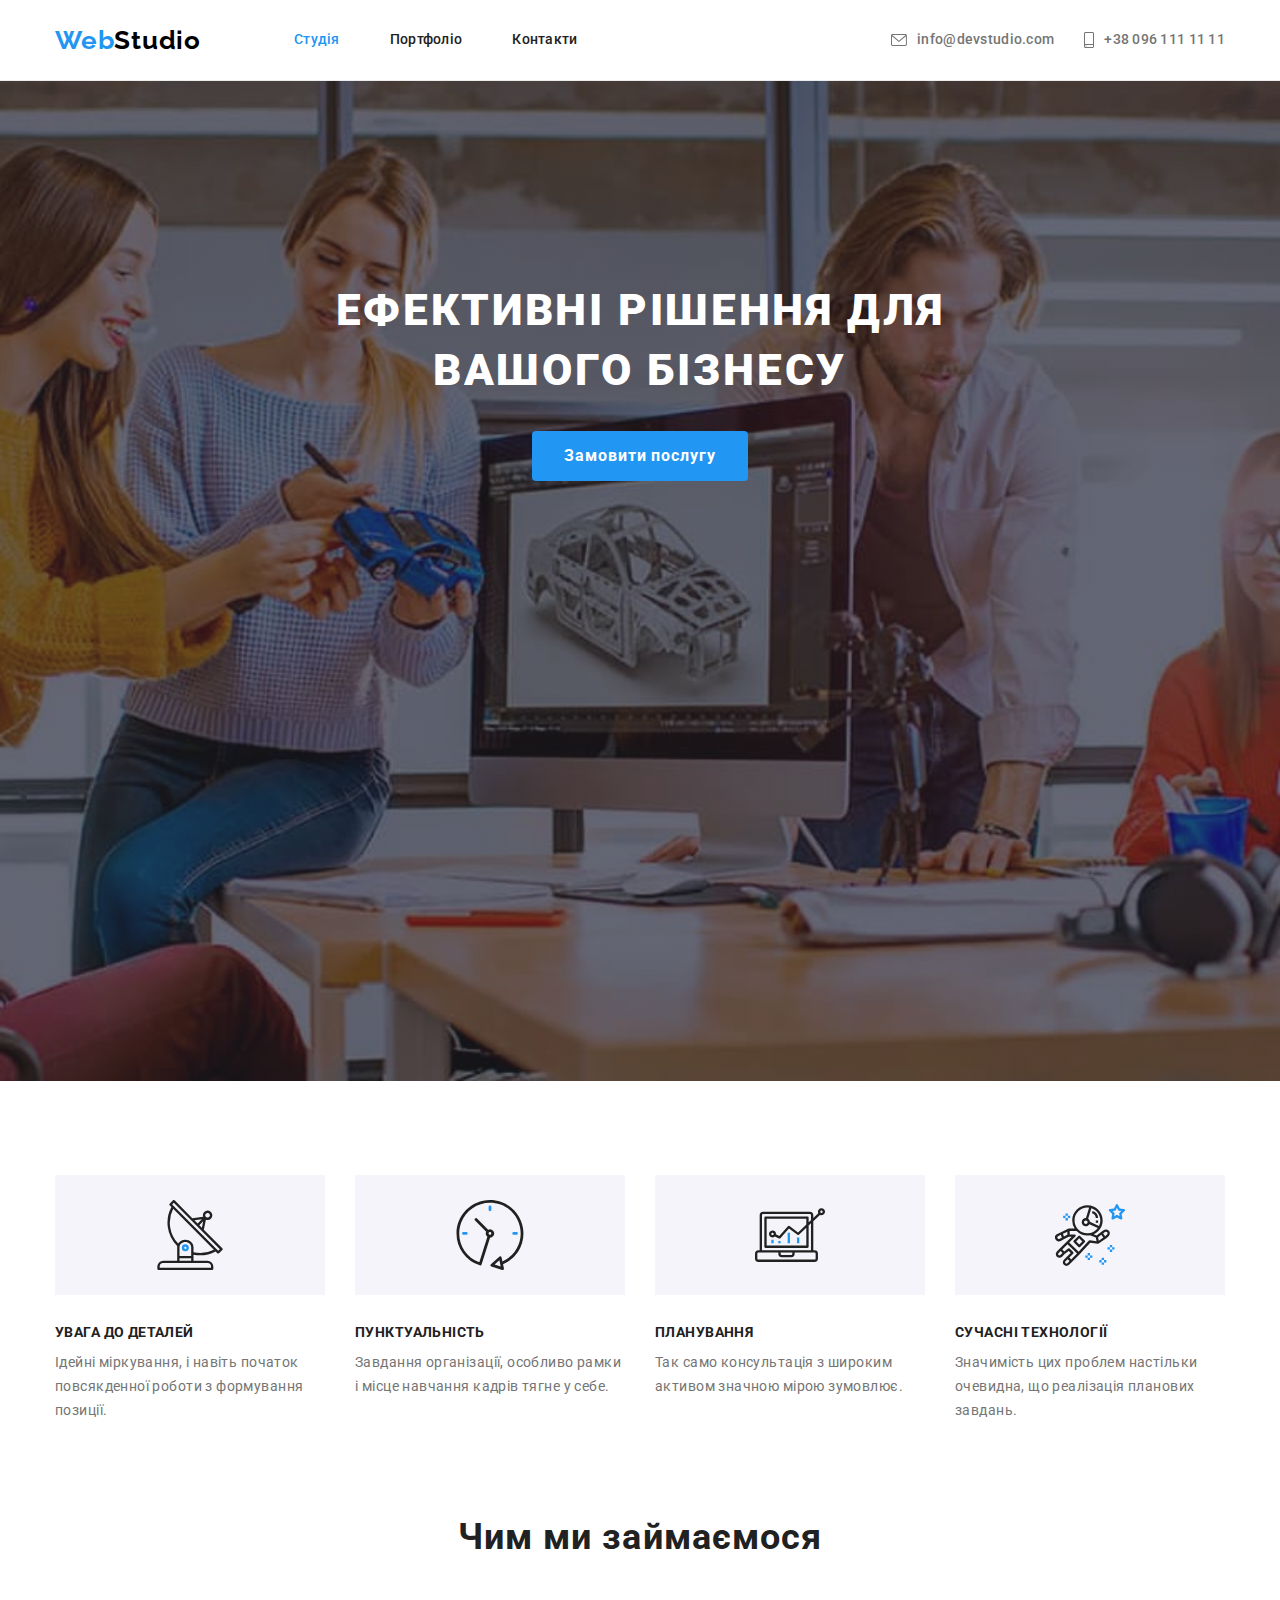
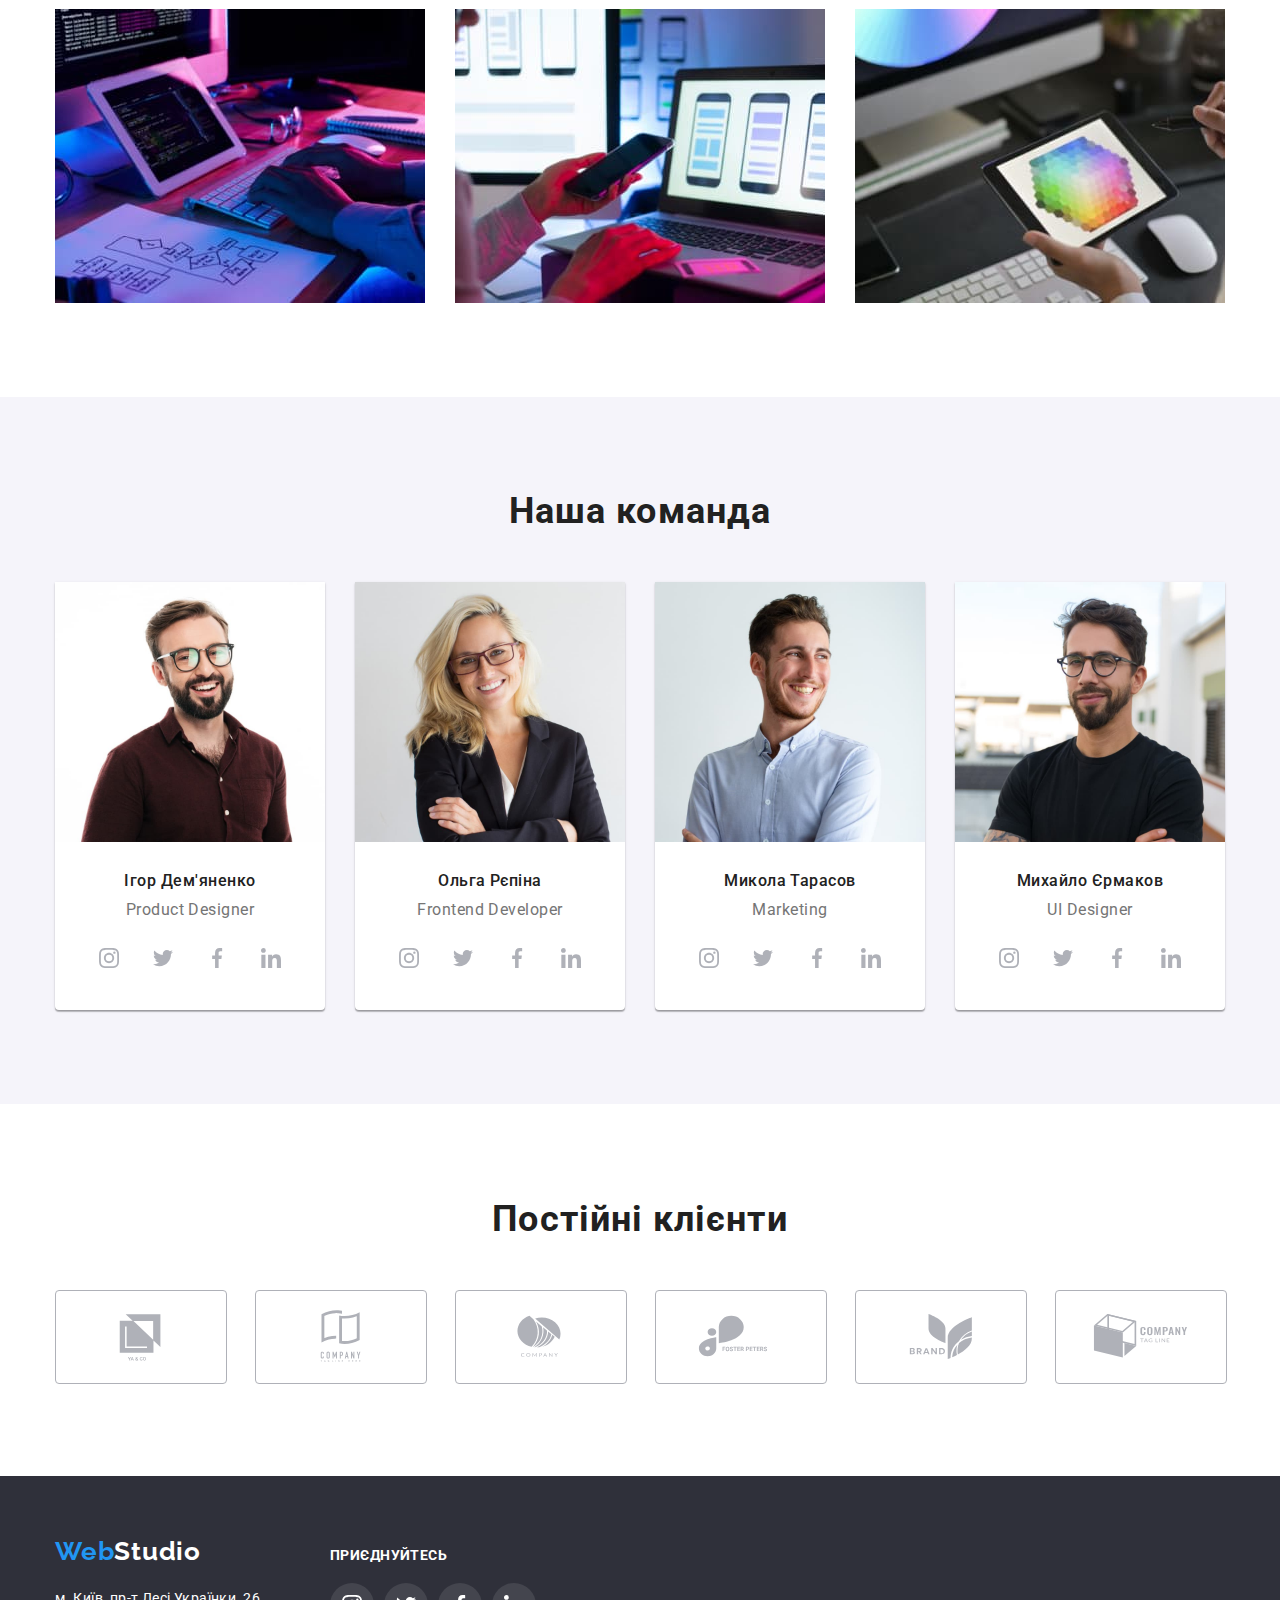
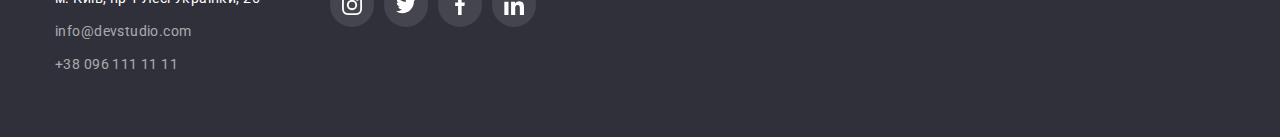
<file: index.html>
<!DOCTYPE html>
<html lang="uk">
  <head>
    <meta charset="UTF-8" />
    <meta http-equiv="X-UA-Compatible" content="IE=edge" />
    <meta name="viewport" content="width=device-width, initial-scale=1.0" />
    <link rel="preconnect" href="https://fonts.googleapis.com" />
    <link rel="preconnect" href="https://fonts.gstatic.com" crossorigin />
    <link
      href="https://fonts.googleapis.com/css2?family=Raleway:wght@700&family=Roboto:wght@400;500;700;900&display=swap"
      rel="stylesheet"
    />
    <link
      rel="stylesheet"
      href="https://cdnjs.cloudflare.com/ajax/libs/modern-normalize/1.1.0/modern-normalize.min.css"
      integrity="sha512-wpPYUAdjBVSE4KJnH1VR1HeZfpl1ub8YT/NKx4PuQ5NmX2tKuGu6U/JRp5y+Y8XG2tV+wKQpNHVUX03MfMFn9Q=="
      crossorigin="anonymous"
      referrerpolicy="no-referrer"
    />
    <link rel="stylesheet" href="./css/styles.css" />
    <title>Webstudio</title>
  </head>
  <body>
    <!-- ----------------------Header---------------------- -->

    <header class="page-header">
      <div class="container header">
        <a href="./index.html" class="logo"
          ><span class="logo-web">Web</span><span class="logo-studio">Studio</span>
        </a>
        <nav class="nav-header">
          <ul class="list-nav">
            <li class="item-nav"><a class="link-nav activ" href="./index.html"> Студія</a></li>
            <li class="item-nav"><a class="link-nav" href="./portfolio.html">Портфоліо</a></li>
            <li class="item-nav"><a class="link-nav" href="#">Контакти</a></li>
          </ul>
        </nav>

        <ul class="contacts-nav-list">
          <li class="contacts-nav-item">
            <a class="contacts-nav-link" href="mailto:info@devstudio.com">
              <svg class="mail-icon" width="16" height="12">
                <use href="./images/icons.svg#icon-envelope"></use></svg
              >info@devstudio.com
            </a>
          </li>
          <li class="contacts-nav-item">
            <a class="contacts-nav-link" href="tel:+380961111111">
              <svg class="smartphone-icon" width="10" height="16">
                <use href="./images/icons.svg#icon-smartphone"></use></svg
              >+38 096 111 11 11
            </a>
          </li>
        </ul>
      </div>
    </header>

    <!-- ----------------------Hero---------------------- -->

    <main>
      <section class="hero">
        <div class="container hero-main">
          <h1 class="hero-title">
            Ефективні рішення для<br />
            вашого бізнесу
          </h1>
          <button class="btn-hero" title="button">Замовити послугу</button>
        </div>
      </section>

      <!-- ----------------------Наші цінності---------------------- -->

      <section class="section">
        <div class="container feature-main">
          <h2 class="hide">Наші цінності</h2>
          <ul class="feature-list">
            <li class="feature-item">
              <div class="feature-group">
                <svg class="antena-icon" width="70" height="70">
                  <use href="./images/icons.svg#icon-antena"></use>
                </svg>
              </div>
              <h3 class="feature-title">Увага до деталей</h3>
              <p class="feature-text">
                Ідейні міркування, і навіть початок повсякденної роботи з формування позиції.
              </p>
            </li>
            <li class="feature-item">
              <div class="feature-group">
                <svg class="clock-icon" width="70" height="70">
                  <use href="./images/icons.svg#icon-clock"></use>
                </svg>
              </div>
              <h3 class="feature-title">Пунктуальність</h3>
              <p class="feature-text">
                Завдання організації, особливо рамки і місце навчання кадрів тягне у себе.
              </p>
            </li>
            <li class="feature-item">
              <div class="feature-group">
                <svg class="diagram-icon" width="70" height="70">
                  <use href="./images/icons.svg#icon-diagram"></use>
                </svg>
              </div>
              <h3 class="feature-title">Планування</h3>
              <p class="feature-text">
                Так само консультація з широким активом значною мірою зумовлює.
              </p>
            </li>
            <li class="feature-item">
              <div class="feature-group">
                <svg class="astronaut-icon" width="70" height="70">
                  <use href="./images/icons.svg#icon-astronaut"></use>
                </svg>
              </div>
              <h3 class="feature-title">Сучасні технології</h3>
              <p class="feature-text">
                Значимість цих проблем настільки очевидна, що реалізація планових завдань.
              </p>
            </li>
          </ul>
        </div>
      </section>

      <!-- ----------------------Чим ми займаємося---------------------- -->

      <section class="section work">
        <div class="container work-main">
          <h2 class="work-title">Чим ми займаємося</h2>
          <ul class="wort-list">
            <li class="work-item">
              <img src="./images/box1.jpg" width="370" height="294" alt="box1" />
            </li>
            <li class="work-item">
              <img src="./images/box2.jpg" width="370" height="294" alt="box2" />
            </li>
            <li class="work-item">
              <img src="./images/box3.jpg" width="370" height="294" alt="box3" />
            </li>
          </ul>
        </div>
      </section>

      <!-- ----------------------Наша команда---------------------- -->

      <section class="section team">
        <div class="container team-main">
          <h2 class="team-title">Наша команда</h2>
          <ul class="team-list">
            <li class="team-item">
              <img src="./images/teamcard1.jpg" width="270" height="260" alt="Ігор Дем'яненко" />
              <div class="info">
                <h3 class="team-titleli">Ігор Дем'яненко</h3>
                <p class="team-text">Product Designer</p>              
                <ul class="team-soc-list">
                  <li class="team-soc-item">
                    <a
                      class="team-soc-link"
                      href="https://www.instagram.com/"
                      target="_blank"
                      rel="noopener noreferrer"
                      ><svg class="team-soc-icon" width="20" height="20">
                        <use href="./images/icons.svg#icon-instagram"></use></svg
                    ></a>
                  </li>
                  <li class="team-soc-item">
                    <a
                      class="team-soc-link"
                      href="https://twitter.com/"
                      target="_blank"
                      rel="noopener noreferrer"
                      ><svg class="team-soc-icon" width="20" height="20">
                        <use href="./images/icons.svg#icon-twitter"></use></svg
                    ></a>
                  </li>
                  <li class="team-soc-item">
                    <a
                      class="team-soc-link"
                      href="https://www.facebook.com/"
                      target="_blank"
                      rel="noopener noreferrer"
                      ><svg class="team-soc-icon" width="20" height="20">
                        <use href="./images/icons.svg#icon-facebook"></use></svg
                    ></a>
                  </li>
                  <li class="team-soc-item">
                    <a
                      class="team-soc-link"
                      href="//www.linkedin.com"
                      target="_blank"
                      rel="noopener noreferrer"
                      ><svg class="team-soc-icon" width="20" height="20">
                        <use href="./images/icons.svg#icon-linkedin"></use></svg
                    ></a>
                  </li>
                </ul>
              </div>
            </li>
            <li class="team-item">
              <img src="./images/teamcard2.jpg" width="270" height="260" alt="Ольга Рєпіна" />
              <div class="info">
                <h3 class="team-titleli">Ольга Рєпіна</h3>
                <p class="team-text">Frontend Developer</p>              
                <ul class="team-soc-list">
                  <li class="team-soc-item">
                    <a
                      class="team-soc-link"
                      href="https://www.instagram.com/"
                      target="_blank"
                      rel="noopener noreferrer"
                      ><svg class="team-soc-icon" width="20" height="20">
                        <use href="./images/icons.svg#icon-instagram"></use></svg
                    ></a>
                  </li>
                  <li class="team-soc-item">
                    <a
                      class="team-soc-link"
                      href="https://twitter.com/"
                      target="_blank"
                      rel="noopener noreferrer"
                      ><svg class="team-soc-icon" width="20" height="20">
                        <use href="./images/icons.svg#icon-twitter"></use></svg
                    ></a>
                  </li>
                  <li class="team-soc-item">
                    <a
                      class="team-soc-link"
                      href="https://www.facebook.com/"
                      target="_blank"
                      rel="noopener noreferrer"
                      ><svg class="team-soc-icon" width="20" height="20">
                        <use href="./images/icons.svg#icon-facebook"></use></svg
                    ></a>
                  </li>
                  <li class="team-soc-item">
                    <a
                      class="team-soc-link"
                      href="//www.linkedin.com"
                      target="_blank"
                      rel="noopener noreferrer"
                      ><svg class="team-soc-icon" width="20" height="20">
                        <use href="./images/icons.svg#icon-linkedin"></use></svg
                    ></a>
                  </li>
                </ul>
              </div>
            </li>
            <li class="team-item">
              <img src="./images/taemcard3.jpg" width="270" height="260" alt="Микола Тарасов" />
              <div class="info">
                <h3 class="team-titleli">Микола Тарасов</h3>
                <p class="team-text">Marketing</p>              
                <ul class="team-soc-list">
                  <li class="team-soc-item">
                    <a
                      class="team-soc-link"
                      href="https://www.instagram.com/"
                      target="_blank"
                      rel="noopener noreferrer"
                      ><svg class="team-soc-icon" width="20" height="20">
                        <use href="./images/icons.svg#icon-instagram"></use></svg
                    ></a>
                  </li>
                  <li class="team-soc-item">
                    <a
                      class="team-soc-link"
                      href="https://twitter.com/"
                      target="_blank"
                      rel="noopener noreferrer"
                      ><svg class="team-soc-icon" width="20" height="20">
                        <use href="./images/icons.svg#icon-twitter"></use></svg
                    ></a>
                  </li>
                  <li class="team-soc-item">
                    <a
                      class="team-soc-link"
                      href="https://www.facebook.com/"
                      target="_blank"
                      rel="noopener noreferrer"
                      ><svg class="team-soc-icon" width="20" height="20">
                        <use href="./images/icons.svg#icon-facebook"></use></svg
                    ></a>
                  </li>
                  <li class="team-soc-item">
                    <a
                      class="team-soc-link"
                      href="//www.linkedin.com"
                      target="_blank"
                      rel="noopener noreferrer"
                      ><svg class="team-soc-icon" width="20" height="20">
                        <use href="./images/icons.svg#icon-linkedin"></use></svg
                    ></a>
                  </li>
                </ul>
              </div>
            </li>
            <li class="team-item">
              <img src="./images/taemcard4.jpg" width="270" height="260" alt="Михайло Єрмаков" />
              <div class="info">
                <h3 class="team-titleli">Михайло Єрмаков</h3>
                <p class="team-text">UI Designer</p>              
                <ul class="team-soc-list">
                  <li class="team-soc-item">
                    <a
                      class="team-soc-link"
                      href="https://www.instagram.com/"
                      target="_blank"
                      rel="noopener noreferrer"
                    >
                      <svg class="team-soc-icon" width="20" height="20">
                        <use href="./images/icons.svg#icon-instagram"></use>
                      </svg>
                    </a>
                  </li>
                  <li class="team-soc-item">
                    <a
                      class="team-soc-link"
                      href="https://twitter.com/"
                      target="_blank"
                      rel="noopener noreferrer"
                    >
                      <svg class="team-soc-icon" width="20" height="20">
                        <use href="./images/icons.svg#icon-twitter"></use>
                      </svg>
                    </a>
                  </li>
                  <li class="team-soc-item">
                    <a
                      class="team-soc-link"
                      href="https://www.facebook.com/"
                      target="_blank"
                      rel="noopener noreferrer"
                    >
                      <svg class="team-soc-icon" width="20" height="20">
                        <use href="./images/icons.svg#icon-facebook"></use>
                      </svg>
                    </a>
                  </li>
                  <li class="team-soc-item">
                    <a
                      class="team-soc-link"
                      href="//www.linkedin.com"
                      target="_blank"
                      rel="noopener noreferrer"
                    >
                      <svg class="team-soc-icon" width="20" height="20">
                        <use href="./images/icons.svg#icon-linkedin"></use>
                      </svg>
                    </a>
                  </li>
                </ul>
              </div>
            </li>
          </ul>
        </div>
      </section>

      <!-- ----------------------Постійні клієнти---------------------- -->

      <section class="section clients">
        <div class="container clients-main">
          <h2 class="clients-title">Постійні клієнти</h2>
          <ul class="clients-list">
            <li class="clients-item">
              <a href="#" target="_blank" rel="noopener noreferrer" class="clients-link">
                <svg class="clients-soc-icon" width="106" height="60">
                  <use href="./images/icons.svg#icon-client1"></use>
                </svg>
              </a>
            </li>
            <li class="clients-item">
              <a href="#" target="_blank" rel="noopener noreferrer" class="clients-link">
                <svg class="clients-soc-icon" width="106" height="60">
                  <use href="./images/icons.svg#icon-client2"></use>
                </svg>
              </a>
            </li>
            <li class="clients-item">
              <a href="#" target="_blank" rel="noopener noreferrer" class="clients-link">
                <svg class="clients-soc-icon" width="106" height="60">
                  <use href="./images/icons.svg#icon-client3"></use>
                </svg>
              </a>
            </li>
            <li class="clients-item">
              <a href="#" target="_blank" rel="noopener noreferrer" class="clients-link">
                <svg class="clients-soc-icon" width="106" height="60">
                  <use href="./images/icons.svg#icon-client4"></use>
                </svg>
              </a>
            </li>
            <li class="clients-item">
              <a href="#" target="_blank" rel="noopener noreferrer" class="clients-link">
                <svg class="clients-soc-icon" width="106" height="60">
                  <use href="./images/icons.svg#icon-client5"></use>
                </svg>
              </a>
            </li>
            <li class="clients-item">
              <a href="#" target="_blank" rel="noopener noreferrer" class="clients-link">
                <svg class="clients-soc-icon" width="106" height="60">
                  <use href="./images/icons.svg#icon-client6"></use>
                </svg>
              </a>
            </li>
          </ul>
        </div>
      </section>
    </main>

    <!-- ----------------------Footer---------------------- -->

    <footer class="footer">
      <div class="container">
        <div class="footer-contacts">
          <a href="./index.html" class="logo-footer"
            ><span class="logo-web">Web</span><span class="logo-studiofoot">Studio</span></a
          >
          <address class="address">
            <ul class="address-list">
              <li class="address-item">
                <a
                  class="address-link-map"
                  href="https://goo.gl/maps/E8yy6xj8DuFTFbU7A"
                  target="_blank"
                  rel="noopener noreferrer"
                  >м. Київ, пр-т Лесі Українки, 26</a
                >
              </li>
              <li>
                <a href="mailto:info@devstudio.com" class="address-link-contakts"
                  >info@devstudio.com</a
                >
              </li>
              <li>
                <a href="tel:+380961111111" class="address-link-contakts">+38 096 111 11 11</a>
              </li>
            </ul>
          </address>
        </div>
        <div class="footer-soc">
          <p class="footer-soc-title">Приєднуйтесь</p>
          <ul class="footer-soc-list">
            <li class="footer-soc-item">
              <a
                class="footer-soc-link"
                href="https://www.instagram.com/"
                target="_blank"
                rel="noopener noreferrer"
              >
                <svg class="footer-soc-icon" width="20" height="20">
                  <use href="./images/icons.svg#icon-instagram"></use>
                </svg>
              </a>
            </li>
            <li class="footer-soc-item">
              <a
                class="footer-soc-link"
                href="https://twitter.com/"
                target="_blank"
                rel="noopener noreferrer"
              >
                <svg class="footer-soc-icon" width="20" height="20">
                  <use href="./images/icons.svg#icon-twitter"></use>
                </svg>
              </a>
            </li>
            <li class="footer-soc-item">
              <a
                class="footer-soc-link"
                href="https://www.facebook.com/"
                target="_blank"
                rel="noopener noreferrer"
              >
                <svg class="footer-soc-icon" width="20" height="20">
                  <use href="./images/icons.svg#icon-facebook"></use>
                </svg>
              </a>
            </li>
            <li class="footer-soc-item">
              <a
                class="footer-soc-link"
                href="//www.linkedin.com"
                target="_blank"
                rel="noopener noreferrer"
              >
                <svg class="footer-soc-icon" width="20" height="20">
                  <use href="./images/icons.svg#icon-linkedin"></use>
                </svg>
              </a>
            </li>
          </ul>
        </div>
      </div>
    </footer>
  </body>
</html>
</file>
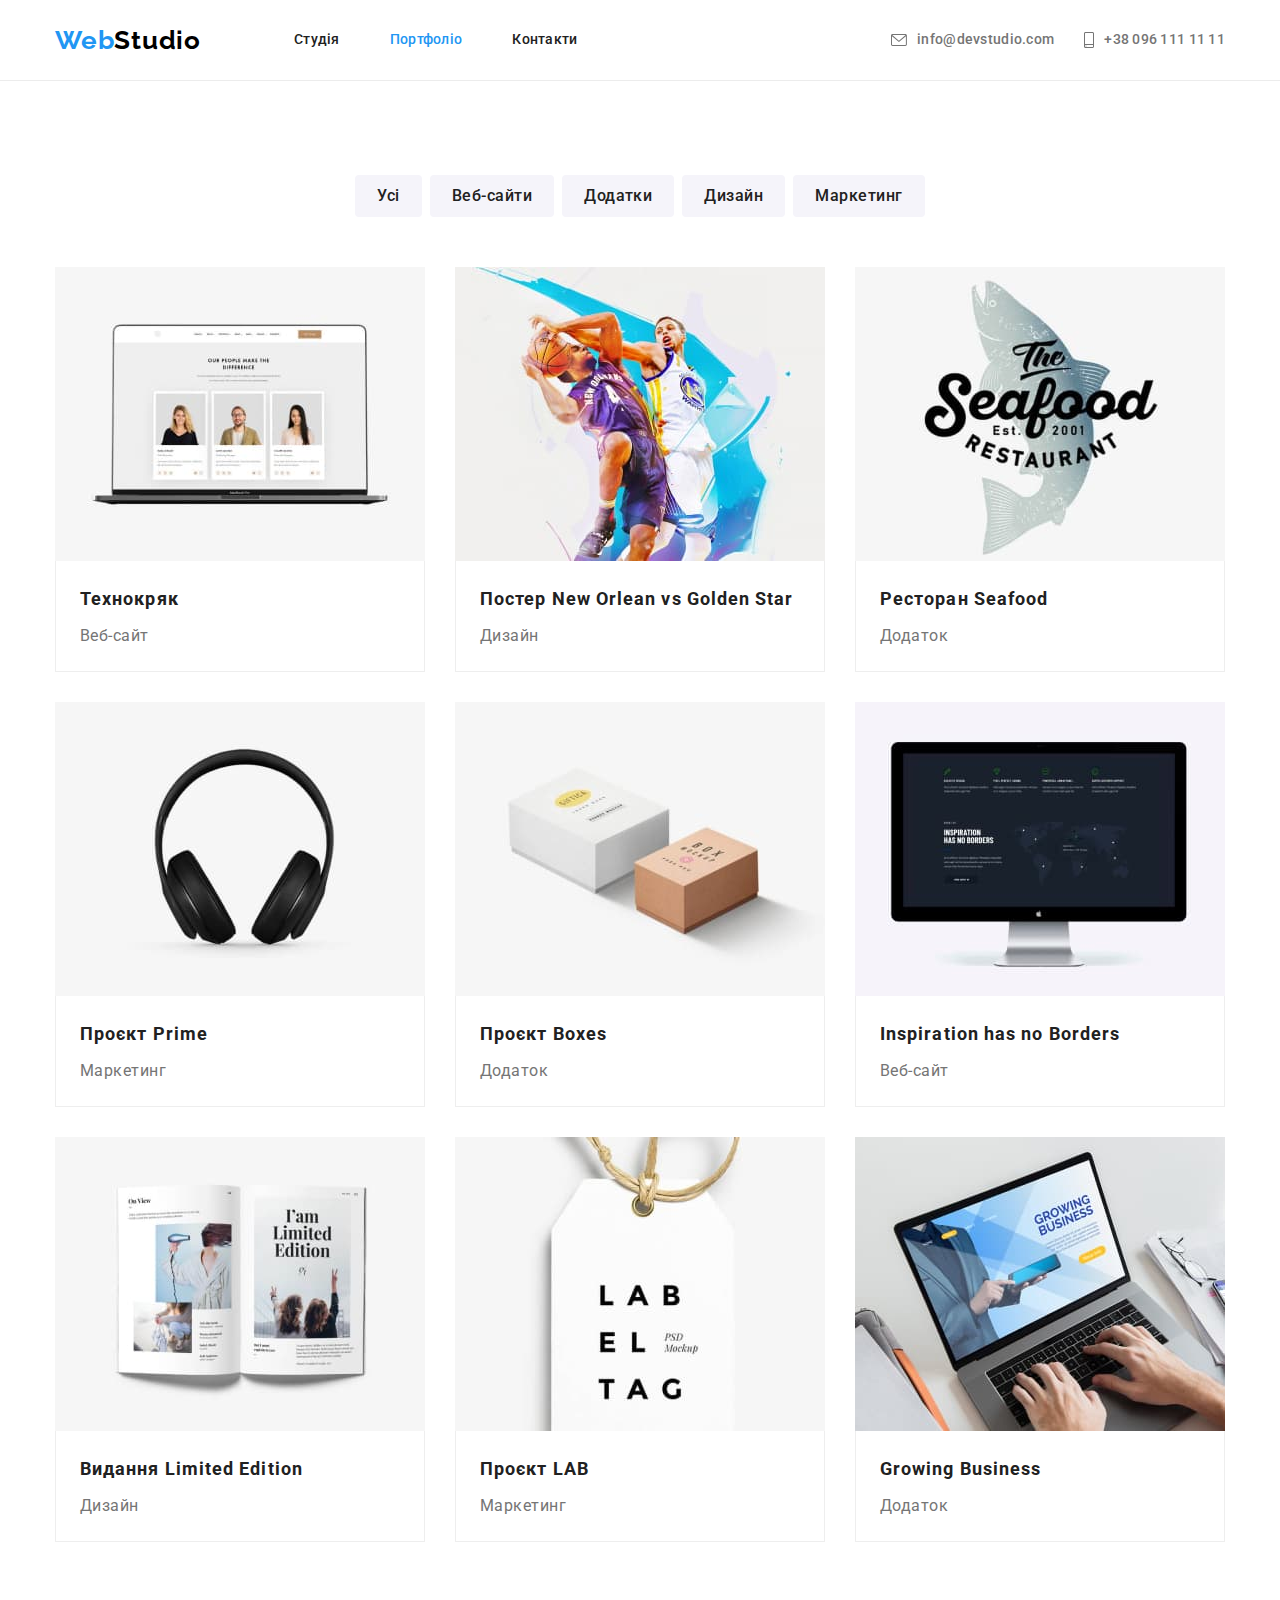
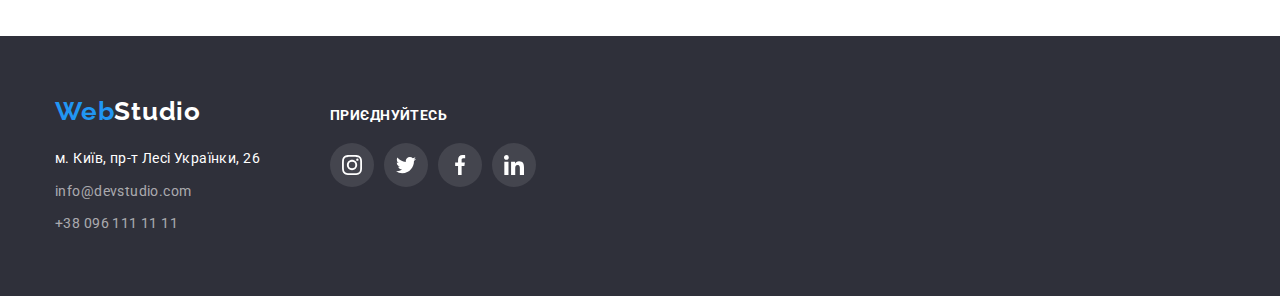
<file: portfolio.html>
<!DOCTYPE html>
<html lang="uk">
  <head>
    <meta charset="UTF-8" />
    <meta http-equiv="X-UA-Compatible" content="IE=edge" />
    <meta name="viewport" content="width=device-width, initial-scale=1.0" />
    <link rel="preconnect" href="https://fonts.googleapis.com" />
    <link rel="preconnect" href="https://fonts.gstatic.com" crossorigin />
    <link
      href="https://fonts.googleapis.com/css2?family=Raleway:wght@700&family=Roboto:wght@400;500;700;900&display=swap"
      rel="stylesheet"
    />
    <link rel="stylesheet" href="./css/styles.css" />
    <title>Webstudio</title>
  </head>
  <body>

<!-- ----------------------Header---------------------- -->

    <header class="page-header">
      <div class="container header">
        <a href="./index.html" class="logo"
          ><span class="logo-web">Web</span><span class="logo-studio">Studio</span>
        </a>
        <nav class="nav-header">
          <ul class="list-nav">
            <li class="item-nav"><a class="link-nav" href="./index.html"> Студія</a></li>
            <li class="item-nav"><a class="link-nav activ" href="./portfolio.html">Портфоліо</a></li>
            <li class="item-nav"><a class="link-nav" href="#">Контакти</a></li>
          </ul>
        </nav>

        <ul class="contacts-nav-list">
          <li class="contacts-nav-item">
            <a class="contacts-nav-link" href="mailto:info@devstudio.com">
              <svg class="mail-icon" width="16" height="12">
                <use href="./images/icons.svg#icon-envelope"></use></svg
              >info@devstudio.com
            </a>
          </li>
          <li class="contacts-nav-item">
            <a class="contacts-nav-link" href="tel:+380961111111">
              <svg class="smartphone-icon" width="10" height="16">
                <use href="./images/icons.svg#icon-smartphone"></use></svg
              >+38 096 111 11 11
            </a>
          </li>
        </ul>
      </div>
    </header>
    
    <!-- ----------------------Фільтр---------------------- -->
    
    <main>
      <section class="section portfolio">
        <div class="container project">
          <h1 class="hide">Виконанні замовлення</h1>
          <ul class="portfolio-list">
            <li class="portfolio-item">
              <button class="btn-portfolio" type="button">Усі</button>
            </li>
            <li class="portfolio-item">
              <button class="btn-portfolio" type="button">Веб-сайти</button>
            </li>
            <li class="portfolio-item">
              <button class="btn-portfolio" type="button">Додатки</button>
            </li>
            <li class="portfolio-item">
              <button class="btn-portfolio" type="button">Дизайн</button>
            </li>
            <li class="portfolio-item">
              <button class="btn-portfolio" type="button">Маркетинг</button>
            </li>
          </ul>

<!-- ----------------------Виконанні проєкти---------------------- -->

          <ul class="project-list">
            <li class="project-item">
              <a class="project-link" href="#" target="_blank" rel="noopener noreferrer">
                <img src="./images/project1.jpg" width="370" height="294" alt="project1" />
                <div class="info-portfolio">
                  <h3 class="project-title">Технокряк</h3>
                  <p class="project-text">Веб-сайт</p>
                </div>
              </a>
            </li>
            <li class="project-item">
              <a class="project-link" href="#" target="_blank" rel="noopener noreferrer">
                <img src="./images/project2.jpg" width="370" height="294" alt="project2" />
                <div class="info-portfolio">
                  <h3 class="project-title">Постер New Orlean vs Golden Star</h3>
                  <p class="project-text">Дизайн</p>
                </div>
              </a>
            </li>
            <li class="project-item">
              <a class="project-link" href="#" target="_blank" rel="noopener noreferrer">
                <img src="./images/project3.jpg" width="370" height="294" alt="project3" />
                <div class="info-portfolio">
                  <h3 class="project-title">Ресторан Seafood</h3>
                  <p class="project-text">Додаток</p>
                </div>
              </a>
            </li>
            <li class="project-item">
              <a class="project-link" href="#" target="_blank" rel="noopener noreferrer">
                <img src="./images/project4.jpg" width="370" height="294" alt="project4" />
                <div class="info-portfolio">
                  <h3 class="project-title">Проєкт Prime</h3>
                  <p class="project-text">Маркетинг</p>
                </div>
              </a>
            </li>
            <li class="project-item">
              <a class="project-link" href="#" target="_blank" rel="noopener noreferrer">
                <img src="./images/project5.jpg" width="370" height="294" alt="project5" />
                <div class="info-portfolio">
                  <h3 class="project-title">Проєкт Boxes</h3>
                  <p class="project-text">Додаток</p>
                </div>
              </a>
            </li>
            <li class="project-item">
              <a class="project-link" href="#" target="_blank" rel="noopener noreferrer">
                <img src="./images/project6.jpg" width="370" height="294" alt="project16" />
                <div class="info-portfolio">
                  <h3 class="project-title">Inspiration has no Borders</h3>
                  <p class="project-text">Веб-сайт</p>
                </div>
              </a>
            </li>
            <li class="project-item">
              <a class="project-link" href="#" target="_blank" rel="noopener noreferrer">
                <img src="./images/project7.jpg" width="370" height="294" alt="project17" />
                <div class="info-portfolio">
                  <h3 class="project-title">Видання Limited Edition</h3>
                  <p class="project-text">Дизайн</p>
                </div>
              </a>
            </li>
            <li class="project-item">
              <a class="project-link" href="#" target="_blank" rel="noopener noreferrer">
                <img src="./images/project8.jpg" width="370" height="294" alt="project18" />
                <div class="info-portfolio">
                  <h3 class="project-title">Проєкт LAB</h3>
                  <p class="project-text">Маркетинг</p>
                </div>
              </a>
            </li>
            <li class="project-item">
              <a class="project-link" href="#" target="_blank" rel="noopener noreferrer">
                <img src="./images/project9.jpg" width="370" height="294" alt="project9" />
                <div class="info-portfolio">
                  <h3 class="project-title">Growing Business</h3>
                  <p class="project-text">Додаток</p>
                </div>
              </a>
            </li>
          </ul>
        </div>
      </section>
    </main>

<!-- ----------------------Footer---------------------- -->

    <footer class="footer">
      <div class="container">
        <div class="footer-contacts">
          <a href="./index.html" class="logo-footer"
            ><span class="logo-web">Web</span><span class="logo-studiofoot">Studio</span></a
          >
          <address class="address">
            <ul class="address-list">
              <li class="address-item">
                <a
                  class="address-link-map"
                  href="https://goo.gl/maps/E8yy6xj8DuFTFbU7A"
                  target="_blank"
                  rel="noopener noreferrer"
                  >м. Київ, пр-т Лесі Українки, 26</a
                >
              </li>
              <li>
                <a href="mailto:info@devstudio.com" class="address-link-contakts"
                  >info@devstudio.com</a
                >
              </li>
              <li><a href="tel:+380961111111" class="address-link-contakts">+38 096 111 11 11</a></li>
            </ul>
          </address>
        </div>      
        <div class="footer-soc">
          <p class="footer-soc-title">Приєднуйтесь</p>
          <ul class="footer-soc-list">
            <li class="footer-soc-item">
              <a class="footer-soc-link" 
                href="https://www.instagram.com/"
                target="_blank"
                rel="noopener noreferrer">
                <svg class="footer-soc-icon" width="20" height="20">
                <use href="./images/icons.svg#icon-instagram"></use></svg>
              </a>
            </li>
            <li class="footer-soc-item">
              <a class="footer-soc-link" 
                href="https://twitter.com/"
                target="_blank"
                rel="noopener noreferrer">
                <svg class="footer-soc-icon" width="20" height="20">
                <use href="./images/icons.svg#icon-twitter"></use></svg>
              </a>
            </li>
            <li class="footer-soc-item">
              <a class="footer-soc-link" 
                href="https://www.facebook.com/"
                target="_blank"
                rel="noopener noreferrer">
                <svg class="footer-soc-icon" width="20" height="20">
                <use href="./images/icons.svg#icon-facebook"></use></svg>
              </a>
            </li>
            <li class="footer-soc-item">
              <a class="footer-soc-link"
                href="//www.linkedin.com"
                target="_blank"
                rel="noopener noreferrer">
                <svg class="footer-soc-icon" width="20" height="20">
                <use href="./images/icons.svg#icon-linkedin"></use></svg>
              </a>
            </li>
          </ul>
        </div>
      </div>
    </footer>
  </body>
</html>
</file>
<file: css/styles.css>
:root {
    --text-color-linknav: #212121;
    --text-color-contactnav: #757575;
    --selection-color: #2196F3;
    --font-color-header: #FFFFFF;
    --fons-color-hero: #2F303A;
    --fons-color-footer: #2F303A;
    --text-color-titles: #212121;
    --text-color-titleli: #212121;
    --text-color-paragraphli: #757575;
    --color-btn-pornfolio : #F5F4FA;
}

h1,
h2,
h3,
h4,
h5,
h6,
p {
    margin: 0;
}

body {
    font-family: 'Roboto', sans-serif;
    font-style: normal;
    color: #212121;      
    margin: 0;   
}

ul {
    list-style-type: none;
    margin: 0;
    padding: 0;
}

a {
    text-decoration: none;
    cursor: pointer;    
}

img {
    display: block;
    max-width: 100%;
    height: auto;
}

.container {
    width: 1200px;
    padding-left: 15px;
    padding-right: 15px;
    margin: 0 auto;
    box-sizing: border-box;
    /* outline: 2px solid brown; */
}


/* --------------------header html---------------------- */

.page-header {
    background-color: var(--font-color-header);
    border-bottom: 1px solid #ECECEC;
}

.container.header {
    display: flex;
    align-items: center;
}

.logo {
    font-family: 'Raleway', sans-serif;
    font-weight: 700;
    font-size: 26px;
    line-height: 1.19;
    letter-spacing: 0.03em;
    color: #2196F3;
    text-decoration: none;
    cursor: pointer; 
    margin-right: 93px;
    
}

.logo-studio {
    font-family: 'Raleway', sans-serif;
    font-weight: 700;
    font-size: 26px;
    line-height: 1.19;
    letter-spacing: 0.03em;
    color: #000000;
}

.list-nav {
    display: flex;
    gap: 50px;
}

.link-nav {   
    font-weight: 500;
    font-size: 14px;
    line-height: 1.14;
    letter-spacing: 0.02em;
    text-decoration: none;
    cursor: pointer;
    color: var(--text-color-linknav);  
}

.link-nav {
    display: block;
    padding-top: 32px;
    padding-bottom: 32px;
}

.link-nav:hover, 
.link-nav:focus {
    color: var(--selection-color);
}

.list-nav .link-nav.activ {
    color: var(--selection-color);   
}

.contacts-nav-list {
    display: flex;    
    gap: 30px;
    margin-left: auto;
    justify-content: center;
    align-items: center;
}

.contacts-nav-link {
    display: flex;
    align-items: center;
    justify-content: center;
    gap: 10px;
    padding-top: 32px;
    padding-bottom: 32px;
    color: var(--text-color-contactnav);
    font-weight: 500;
    font-size: 14px;
    line-height: 1.14;
    letter-spacing: 0.02em;
}

.mail-icon, .smartphone-icon {
    fill: currentColor;
}

.contacts-nav-link:hover,
.contacts-nav-link:focus {
    color: var(--selection-color);
}


/* --------------------main html---------------------- */

/* ----------------------Hero---------------------- */

.hero {
    max-width: 1600px;
    height: 600px;
    margin-left: auto;
    margin-right: auto;
    background-image: linear-gradient(
        to right, rgba(47, 48, 58, 0.4), 
        rgba(47, 48, 58, 0.4)), 
        url(../images/hero.jpg);   
    background-repeat: no-repeat;
    background-size: cover;
    background-position: center;
    padding: 200px 0px; 
}

.hero-title {
    font-weight: 900;
    font-size: 44px;
    line-height: 1.36;
    text-align: center;
    letter-spacing: 0.06em;
    text-transform: uppercase;
    color: #FFFFFF; 
    margin-bottom: 30px;
}

.btn-hero {
    background: #2196F3;
    /* box-shadow: 0px 4px 4px rgba(0, 0, 0, 0.15); */
    border-radius: 4px;
    border: transparent;
    font-family: 'Roboto', sans-serif;
    font-style: normal;
    font-weight: 700;
    font-size: 16px;
    line-height: 1.87;    
    letter-spacing: 0.06em;
    color: #FFFFFF;
    cursor: pointer;
    margin: 0 auto;
    display: block;
    padding: 10px 32px;    
}

.btn-hero:hover,
.btn-hero:focus {
    background-color: #188CE8;
    box-shadow: 0px 4px 4px rgba(0, 0, 0, 0.15);
}

/* --------------------наші цінності---------------------- */

.hide {
    border: 0;
    clip: rect(1px, 1px, 1px, 1px);
    -webkit-clip-path: inset(50%);
    clip-path: inset(50%);
    height: 1px;
    margin: -1px;
    overflow: hidden;
    padding: 0;
    position: absolute;
    width: 1px;
    word-wrap: normal !important;
}

.section {
    padding: 94px 0;
}

.feature-group {
    display: flex;
    align-items: center;
    justify-content: center;
    width: 270px;
    height: 120px;
    background-color:#F5F4FA;
    margin-bottom: 30px;
}

.feature-list {
    display: flex;
    gap: 30px;
}

.feature-item {
    width: 270px;
}

.feature-title {
    font-weight: 700;
    font-size: 14px;
    line-height: 1.14;
    letter-spacing: 0.03em;
    text-transform: uppercase;
    color: var(--text-color-titleli);
    margin-bottom: 10px;
}

.feature-text {
    font-weight: 400;
    font-size: 14px;
    line-height: 1.71;
    letter-spacing: 0.03em;
    color: var(--text-color-paragraphli); 
}


/* --------------------чим ми займаємося--------------------- */


.section.work {
    padding-top: 0;
}

.work-title {
    font-weight: 700;
    font-size: 36px;
    line-height: 1.16;
    text-align: center;
    letter-spacing: 0.03em;
    color: var(--text-color-titles);
    margin-bottom: 50px;
}

.wort-list {
    display: flex;
    gap: 30px;
}

.work-item {
    width: calc((100%-60px) / 3);
}

/* --------------------НАША КОМАНДА--------------------- */

.team {
    background-color: #F5F4FA;
}

/* .container.team-main {
    display: flex;
    flex-direction: column;
} */

.team-title {
    font-weight: 700;
    font-size: 36px;
    line-height: 1.16;
    text-align: center;
    letter-spacing: 0.03em;
    color: var(--text-color-titles);
    margin-bottom: 50px;  
}

.team-list {
    display: flex;
    gap: 30px;
}

.team-item {
    background: #FFFFFF;
    box-shadow: 0px 1px 3px rgba(0, 0, 0, 0.12), 0px 1px 1px rgba(0, 0, 0, 0.14), 0px 2px 1px rgba(0, 0, 0, 0.2);
    border-radius: 0px 0px 4px 4px;
}

.team-item {
    width: calc((100%-90px) / 4);
}

.info {
    padding-top: 30px;
    padding-bottom: 30px;
}

.team-titleli {
    font-weight: 500;
    font-size: 16px;
    line-height: 1.18;
    text-align: center;
    letter-spacing: 0.03em;
    color: var(--text-color-titleli);
    margin-bottom: 10px;
}

.team-text {
    font-weight: 400;
    font-size: 16px;
    line-height: 1.18;
    text-align: center;
    letter-spacing: 0.03em;
    color: var(--text-color-paragraphli);
    margin-bottom: 16px;
}


.team-soc-list {
    display: flex;    
    justify-content: center;
    gap: 10px;
}

.team-soc-item {
    width: 44px;
    height: 44px;
}

.team-soc-link {
    display: flex;
    align-items: center;
    justify-content: center;
    width: 100%;
    height: 100%;    
    border-radius: 50%;
    color: #AFB1B8;
}

.team-soc-icon {
    fill: currentColor;
}

.team-soc-link:hover,
.team-soc-link:focus {
    background-color: var(--selection-color);
    color: #FFFFFF;
}

/* --------------------Постійні клієнти--------------------- */

.clients-title {
    font-family: 'Roboto';
    font-style: normal;
    font-weight: 700;
    font-size: 36px;
    line-height: 42px;
    text-align: center;
    letter-spacing: 0.03em;
    color: var(--text-color-titles);
    margin-bottom: 50px;
}

.clients-list {
    display: flex;
    gap: 30px;
    justify-content: center;
}

.clients-item {
    width: 170px;
    height: 92px;   
    width: calc((100%-150px) / 6);
}

.clients-link {
    display: flex;
    justify-content: center;
    align-items: center;
    width: 100%;
    height: 100%;
    color: #afb1b8;
    background-color: #FFFFFF;
    border: 1px solid #AFB1B8;
    border-radius: 4px;
}

.clients-soc-icon {
    fill: currentColor;
}

.clients-link:hover,
.clients-link:focus {
    color: var(--selection-color);
    border: 1px solid var(--selection-color);
}


/* --------------------FOOTER--------------------- */

.footer {
    background-color: var(--fons-color-footer);
    padding: 60px 0;    
}

.footer .container {
    display: flex;
    align-items: baseline;
}

.footer-contacts {
    display: flex;
    flex-direction: column;
}

.logo-footer {
    font-family: 'Raleway', sans-serif;
    font-weight: 700;
    font-size: 26px;
    line-height: 1.19;
    letter-spacing: 0.03em;    
    color: #2196F3;    
    margin-bottom: 20px;
}

.logo-studiofoot {
    font-family: 'Raleway', sans-serif;
    font-weight: 700;
    font-size: 26px;
    line-height: 1.19;
    letter-spacing: 0.03em;    
    color: #FFFFFF;
}

.address-list {
    display: flex;
    flex-direction: column;
    gap: 9px;
}

.address-link-map:hover,
.address-link-map:focus {
    color: var(--selection-color);
} 

.address-link-contakts:hover,
.address-link-contakts:focus {
    color: var(--selection-color);
}

.address-link-map {
    font-style: normal;
    font-weight: 400;
    font-size: 14px;
    line-height: 1.71;
    letter-spacing: 0.03em;
    color: #FFFFFF;    
}

.address-link-contakts {
    font-style: normal;
    font-weight: 400;
    font-size: 14px;
    line-height: 1.71;    
    letter-spacing: 0.03em;    
    color: rgba(255, 255, 255, 0.6);
}

.footer-soc-title {
    font-family: 'Roboto';
    font-style: normal;
    font-weight: 700;
    font-size: 14px;
    line-height: 16px;
    letter-spacing: 0.03em;
    text-transform: uppercase;    
    color: #FFFFFF;
}

.footer-soc {
    display: flex;
    /* width: 206px; */
    /* padding-top: 12px;        */
    margin-left: 70px;
    justify-content: flex-start;
    align-items: flex-start;
    flex-direction: column;
}

.footer-soc-title {
    /* margin-top: 12px; */
    margin-bottom: 20px;

}

.footer-soc-list {
    display: flex;
    justify-content: center;
    gap: 10px;
}

.footer-soc-item {
    width: 44px;
    height: 44px;
}

.footer-soc-link {
    display: flex;
    align-items: center;
    justify-content: center;
    width: 100%;
    height: 100%;
    background-color: rgba(255, 255, 255, 0.1);
    border-radius: 50%;
    color: #FFFFFF;
}

.footer-soc-icon {
    fill: currentColor;
}

.footer-soc-link:hover,
.footer-soc-link:focus {
    background-color: var(--selection-color);
}
/* --------------------PORTFOLIO--------------------- */
/* --------------------MAIN PORTF--------------------- */

.container.project {
    display: flex;
    flex-direction: column;
}

.portfolio-list {
    display: flex;
    gap: 8px;
    justify-content: center;
    margin-bottom: 50px;
}

.btn-portfolio {
    color: var(--text-color-linknav);
    background-color: var(--color-btn-pornfolio); 
    border-radius: 4px;
    border: transparent;
    cursor: pointer;
    font-family: 'Roboto', sans-serif;
    font-style: normal;
    font-weight: 500;
    font-size: 16px;
    line-height: 1.875;    
    /* align-items: center; */
    text-align: center;
    letter-spacing: 0.03em;
    padding: 6px 22px;
}

.btn-portfolio:hover,
.btn-portfolio:focus {
    color: var(--font-color-header);
    background-color: var(--selection-color);
    box-shadow: 0px 3px 1px rgba(0, 0, 0, 0.1), 0px 1px 2px rgba(0, 0, 0, 0.08), 0px 2px 2px rgba(0, 0, 0, 0.12);
}

/* --------------------PROJECT--------------------- */

.project-list {
    display: flex;
    flex-wrap: wrap;
    gap: 30px; 
    justify-content: center;    
}

.project-item {
    width: calc((100% - 60px) / 3);    
}

.project-list .project-item:hover,
.project-list .project-item:focus {
    box-shadow: 0px 1px 1px rgba(0, 0, 0, 0.12), 0px 4px 4px rgba(0, 0, 0, 0.06), 1px 4px 6px rgba(0, 0, 0, 0.16);
}

.info-portfolio {
    display:block;    
    border: 1px solid #EEEEEE;
    border-top: none;
    padding: 20px 24px;
}


.project-title {
    font-weight: 700;
    font-size: 18px;
    line-height: 2;
    letter-spacing: 0.06em;    
    color: var(--text-color-titleli);
    margin-bottom: 4px;
}

.project-text {
    font-weight: 400;
    font-size: 16px;
    line-height: 1.87;   
    letter-spacing: 0.03em;    
    color: var(--text-color-paragraphli);   
}
</file>
